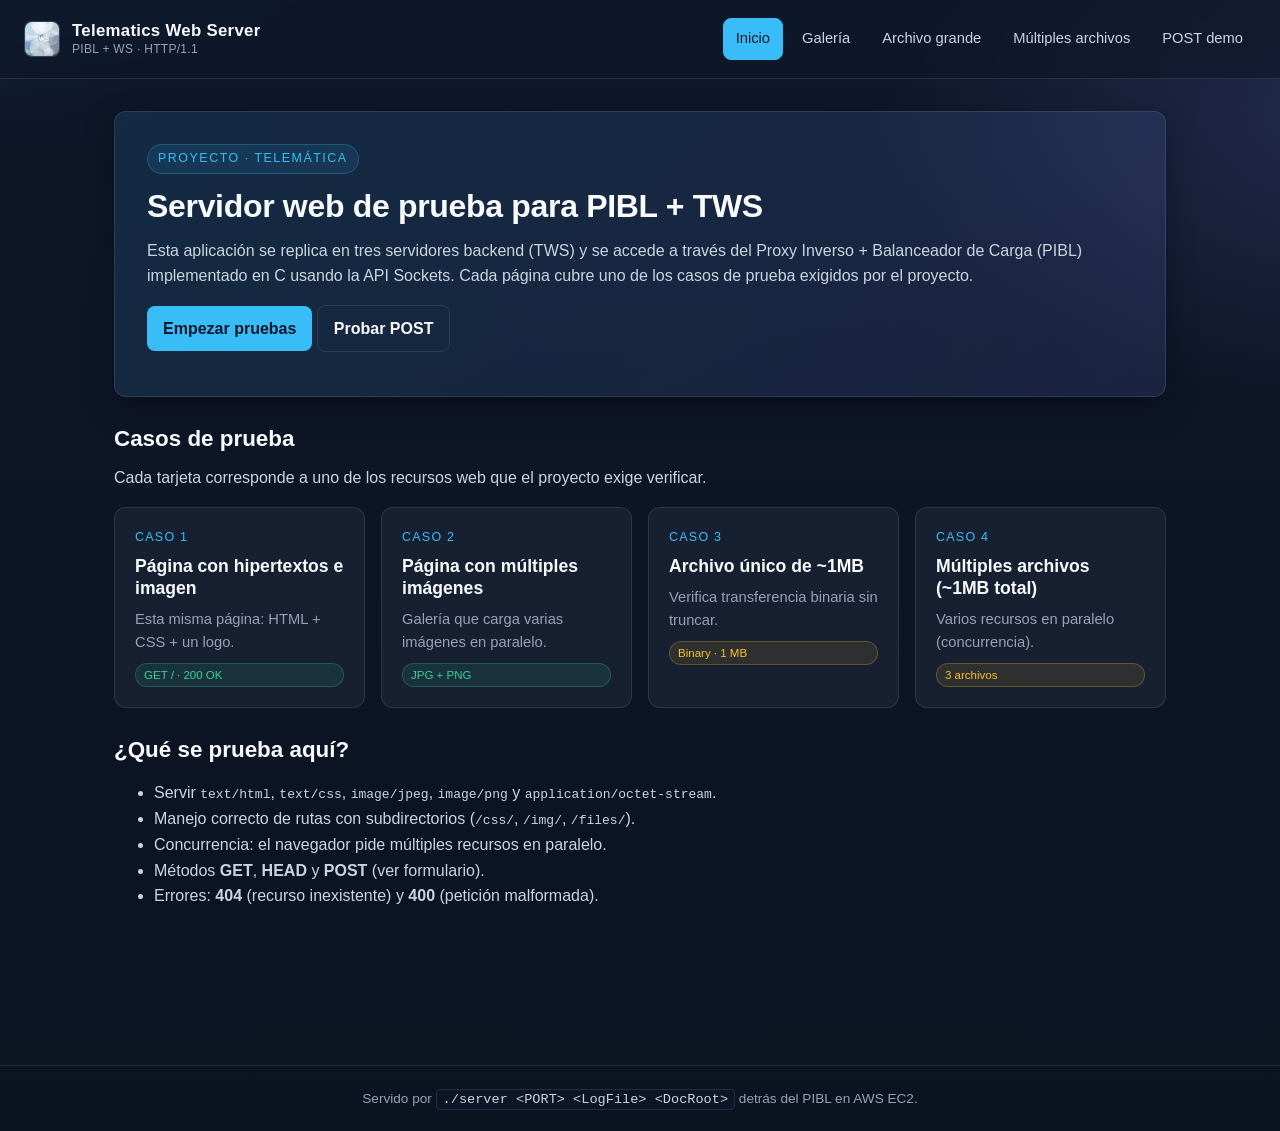
<file: webapp/index.html>
<!DOCTYPE html>
<html lang="es">
<head>
    <meta charset="UTF-8">
    <meta name="viewport" content="width=device-width, initial-scale=1.0">
    <title>TWS - Telematics Web Server</title>
    <link rel="stylesheet" href="css/style.css">
    <link rel="icon" type="image/png" href="img/logo.png">
</head>
<body>
    <header class="site-header">
        <a href="index.html" class="brand">
            <img src="img/logo.png" alt="Logo TWS">
            <span class="brand-title">
                Telematics Web Server
                <span class="brand-sub">PIBL + WS · HTTP/1.1</span>
            </span>
        </a>
        <nav class="top-nav">
            <a href="index.html" class="active">Inicio</a>
            <a href="gallery.html">Galería</a>
            <a href="bigfile.html">Archivo grande</a>
            <a href="multifiles.html">Múltiples archivos</a>
            <a href="form.html">POST demo</a>
        </nav>
    </header>

    <main class="container">
        <section class="hero">
            <span class="tag">Proyecto · Telemática</span>
            <h1>Servidor web de prueba para PIBL + TWS</h1>
            <p>
                Esta aplicación se replica en tres servidores backend (TWS) y se accede a través
                del Proxy Inverso + Balanceador de Carga (PIBL) implementado en C usando la API
                Sockets. Cada página cubre uno de los casos de prueba exigidos por el proyecto.
            </p>
            <p style="margin-top:16px;">
                <a href="gallery.html" class="btn">Empezar pruebas</a>
                <a href="form.html" class="btn secondary">Probar POST</a>
            </p>
        </section>

        <h2>Casos de prueba</h2>
        <p>Cada tarjeta corresponde a uno de los recursos web que el proyecto exige verificar.</p>

        <div class="card-grid">
            <a href="index.html" class="card">
                <span class="num">Caso 1</span>
                <h3>Página con hipertextos e imagen</h3>
                <span class="desc">Esta misma página: HTML + CSS + un logo.</span>
                <span class="badge ok">GET / · 200 OK</span>
            </a>
            <a href="gallery.html" class="card">
                <span class="num">Caso 2</span>
                <h3>Página con múltiples imágenes</h3>
                <span class="desc">Galería que carga varias imágenes en paralelo.</span>
                <span class="badge ok">JPG + PNG</span>
            </a>
            <a href="bigfile.html" class="card">
                <span class="num">Caso 3</span>
                <h3>Archivo único de ~1MB</h3>
                <span class="desc">Verifica transferencia binaria sin truncar.</span>
                <span class="badge warn">Binary · 1 MB</span>
            </a>
            <a href="multifiles.html" class="card">
                <span class="num">Caso 4</span>
                <h3>Múltiples archivos (~1MB total)</h3>
                <span class="desc">Varios recursos en paralelo (concurrencia).</span>
                <span class="badge warn">3 archivos</span>
            </a>
        </div>

        <h2>¿Qué se prueba aquí?</h2>
        <ul>
            <li>Servir <code>text/html</code>, <code>text/css</code>, <code>image/jpeg</code>, <code>image/png</code> y <code>application/octet-stream</code>.</li>
            <li>Manejo correcto de rutas con subdirectorios (<code>/css/</code>, <code>/img/</code>, <code>/files/</code>).</li>
            <li>Concurrencia: el navegador pide múltiples recursos en paralelo.</li>
            <li>Métodos <strong>GET</strong>, <strong>HEAD</strong> y <strong>POST</strong> (ver formulario).</li>
            <li>Errores: <strong>404</strong> (recurso inexistente) y <strong>400</strong> (petición malformada).</li>
        </ul>
    </main>

    <footer class="site-footer">
        Servido por <code>./server &lt;PORT&gt; &lt;LogFile&gt; &lt;DocRoot&gt;</code> detrás del PIBL en AWS EC2.
    </footer>
</body>
</html>
</file>
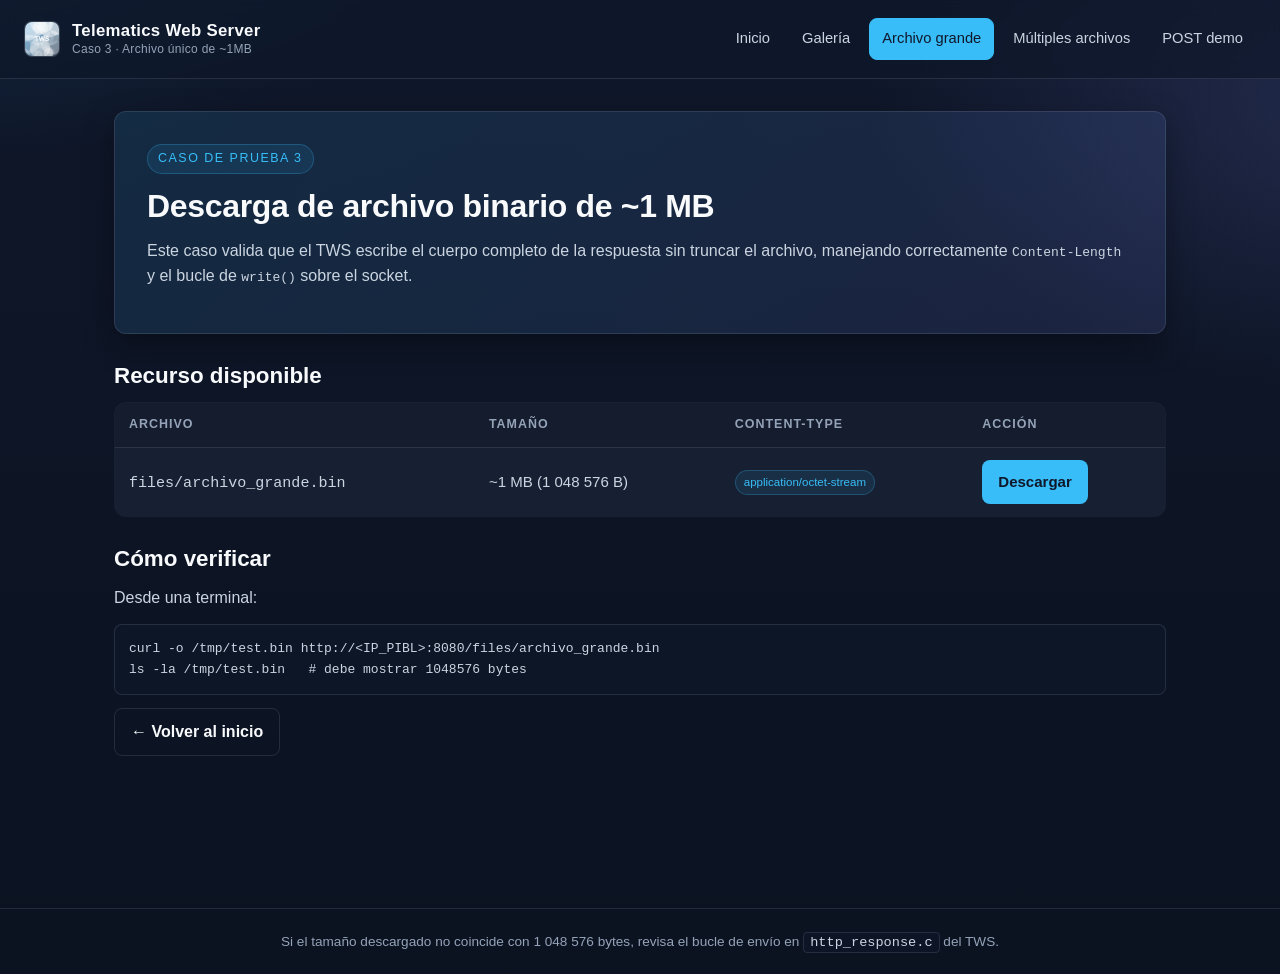
<file: webapp/bigfile.html>
<!DOCTYPE html>
<html lang="es">
<head>
    <meta charset="UTF-8">
    <meta name="viewport" content="width=device-width, initial-scale=1.0">
    <title>TWS - Archivo grande (Caso 3)</title>
    <link rel="stylesheet" href="css/style.css">
    <link rel="icon" type="image/png" href="img/logo.png">
</head>
<body>
    <header class="site-header">
        <a href="index.html" class="brand">
            <img src="img/logo.png" alt="Logo TWS">
            <span class="brand-title">
                Telematics Web Server
                <span class="brand-sub">Caso 3 · Archivo único de ~1MB</span>
            </span>
        </a>
        <nav class="top-nav">
            <a href="index.html">Inicio</a>
            <a href="gallery.html">Galería</a>
            <a href="bigfile.html" class="active">Archivo grande</a>
            <a href="multifiles.html">Múltiples archivos</a>
            <a href="form.html">POST demo</a>
        </nav>
    </header>

    <main class="container">
        <section class="hero">
            <span class="tag">Caso de prueba 3</span>
            <h1>Descarga de archivo binario de ~1 MB</h1>
            <p>
                Este caso valida que el TWS escribe el cuerpo completo de la respuesta sin
                truncar el archivo, manejando correctamente <code>Content-Length</code> y el
                bucle de <code>write()</code> sobre el socket.
            </p>
        </section>

        <h2>Recurso disponible</h2>
        <table class="files">
            <thead>
                <tr>
                    <th>Archivo</th>
                    <th>Tamaño</th>
                    <th>Content-Type</th>
                    <th>Acción</th>
                </tr>
            </thead>
            <tbody>
                <tr>
                    <td><code>files/archivo_grande.bin</code></td>
                    <td>~1 MB (1 048 576 B)</td>
                    <td><span class="badge">application/octet-stream</span></td>
                    <td><a href="files/archivo_grande.bin" class="btn" download>Descargar</a></td>
                </tr>
            </tbody>
        </table>

        <h2>Cómo verificar</h2>
        <p>Desde una terminal:</p>
        <pre style="background:rgba(15,23,42,0.7); border:1px solid var(--border); border-radius:8px; padding:14px; overflow:auto;"><code>curl -o /tmp/test.bin http://&lt;IP_PIBL&gt;:8080/files/archivo_grande.bin
ls -la /tmp/test.bin   # debe mostrar 1048576 bytes</code></pre>

        <p>
            <a href="index.html" class="btn secondary">← Volver al inicio</a>
        </p>
    </main>

    <footer class="site-footer">
        Si el tamaño descargado no coincide con 1 048 576 bytes, revisa el bucle de envío
        en <code>http_response.c</code> del TWS.
    </footer>
</body>
</html>
</file>
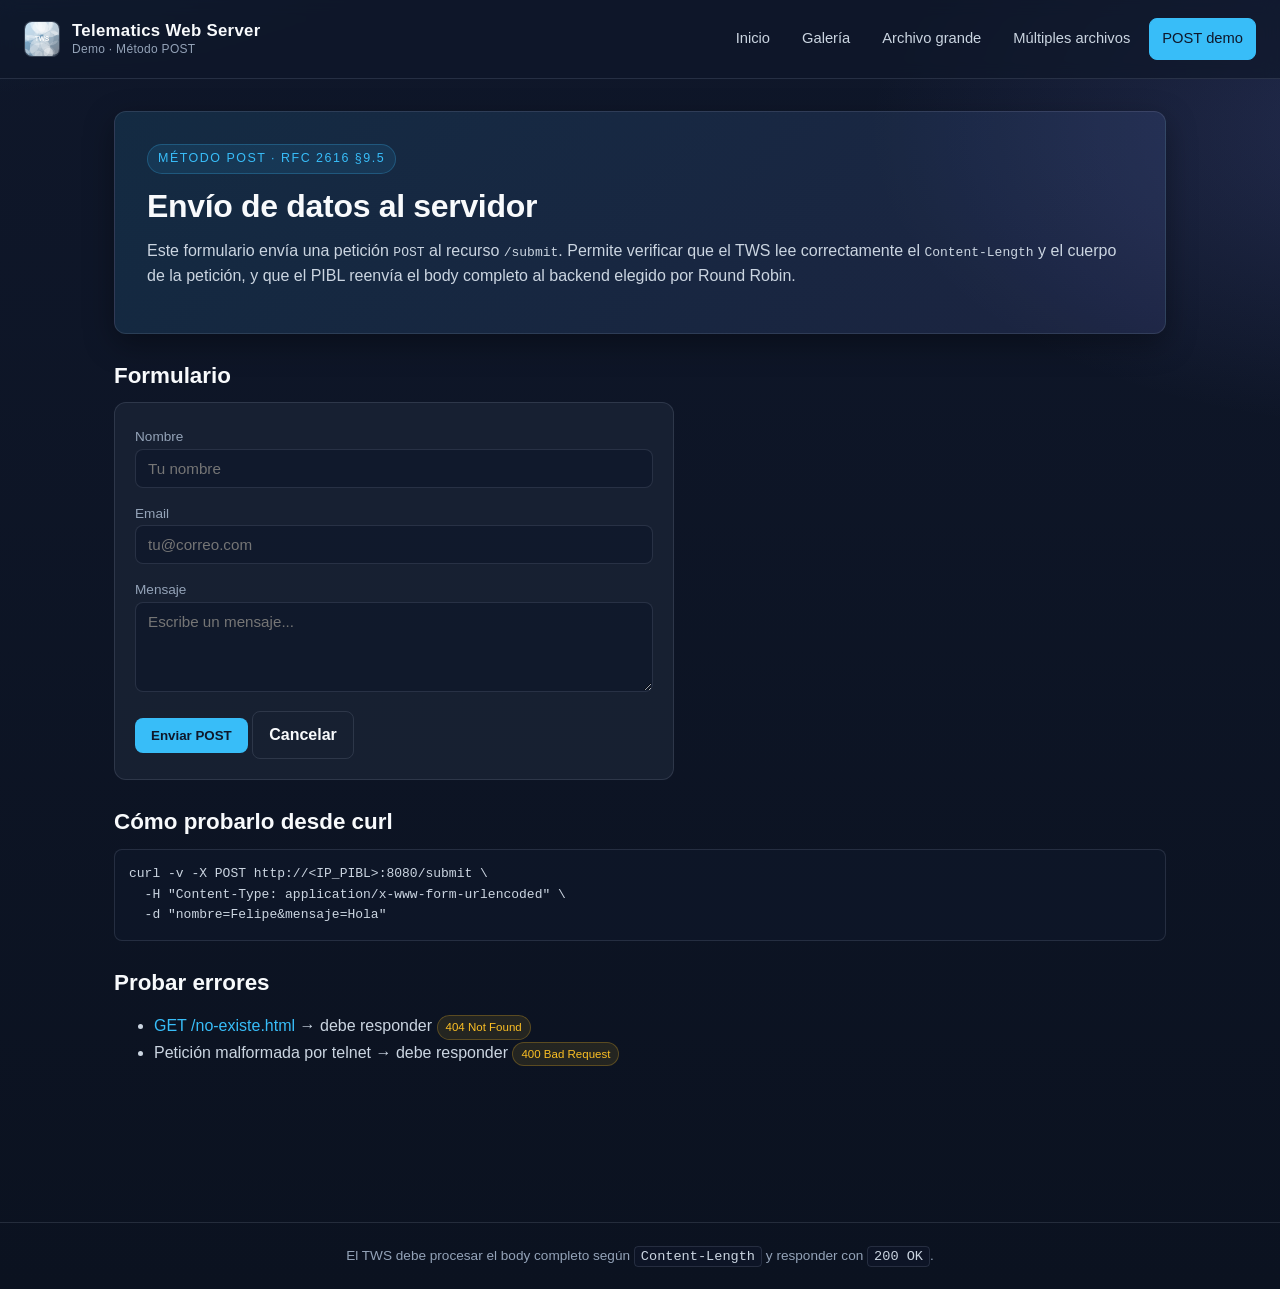
<file: webapp/form.html>
<!DOCTYPE html>
<html lang="es">
<head>
    <meta charset="UTF-8">
    <meta name="viewport" content="width=device-width, initial-scale=1.0">
    <title>TWS - Demo POST</title>
    <link rel="stylesheet" href="css/style.css">
    <link rel="icon" type="image/png" href="img/logo.png">
</head>
<body>
    <header class="site-header">
        <a href="index.html" class="brand">
            <img src="img/logo.png" alt="Logo TWS">
            <span class="brand-title">
                Telematics Web Server
                <span class="brand-sub">Demo · Método POST</span>
            </span>
        </a>
        <nav class="top-nav">
            <a href="index.html">Inicio</a>
            <a href="gallery.html">Galería</a>
            <a href="bigfile.html">Archivo grande</a>
            <a href="multifiles.html">Múltiples archivos</a>
            <a href="form.html" class="active">POST demo</a>
        </nav>
    </header>

    <main class="container">
        <section class="hero">
            <span class="tag">Método POST · RFC 2616 §9.5</span>
            <h1>Envío de datos al servidor</h1>
            <p>
                Este formulario envía una petición <code>POST</code> al recurso
                <code>/submit</code>. Permite verificar que el TWS lee correctamente el
                <code>Content-Length</code> y el cuerpo de la petición, y que el PIBL
                reenvía el body completo al backend elegido por Round Robin.
            </p>
        </section>

        <h2>Formulario</h2>
        <form class="demo" action="/submit" method="POST">
            <div>
                <label for="nombre">Nombre</label>
                <input id="nombre" name="nombre" type="text" required placeholder="Tu nombre">
            </div>
            <div>
                <label for="email">Email</label>
                <input id="email" name="email" type="email" placeholder="tu@correo.com">
            </div>
            <div>
                <label for="mensaje">Mensaje</label>
                <textarea id="mensaje" name="mensaje" rows="4" required placeholder="Escribe un mensaje..."></textarea>
            </div>
            <div>
                <button type="submit" class="btn">Enviar POST</button>
                <a href="index.html" class="btn secondary">Cancelar</a>
            </div>
        </form>

        <h2>Cómo probarlo desde curl</h2>
        <pre style="background:rgba(15,23,42,0.7); border:1px solid var(--border); border-radius:8px; padding:14px; overflow:auto;"><code>curl -v -X POST http://&lt;IP_PIBL&gt;:8080/submit \
  -H "Content-Type: application/x-www-form-urlencoded" \
  -d "nombre=Felipe&amp;mensaje=Hola"</code></pre>

        <h2>Probar errores</h2>
        <ul>
            <li><a href="/no-existe.html">GET /no-existe.html</a> → debe responder <span class="badge warn">404 Not Found</span></li>
            <li>Petición malformada por telnet → debe responder <span class="badge warn">400 Bad Request</span></li>
        </ul>
    </main>

    <footer class="site-footer">
        El TWS debe procesar el body completo según <code>Content-Length</code>
        y responder con <code>200 OK</code>.
    </footer>
</body>
</html>
</file>
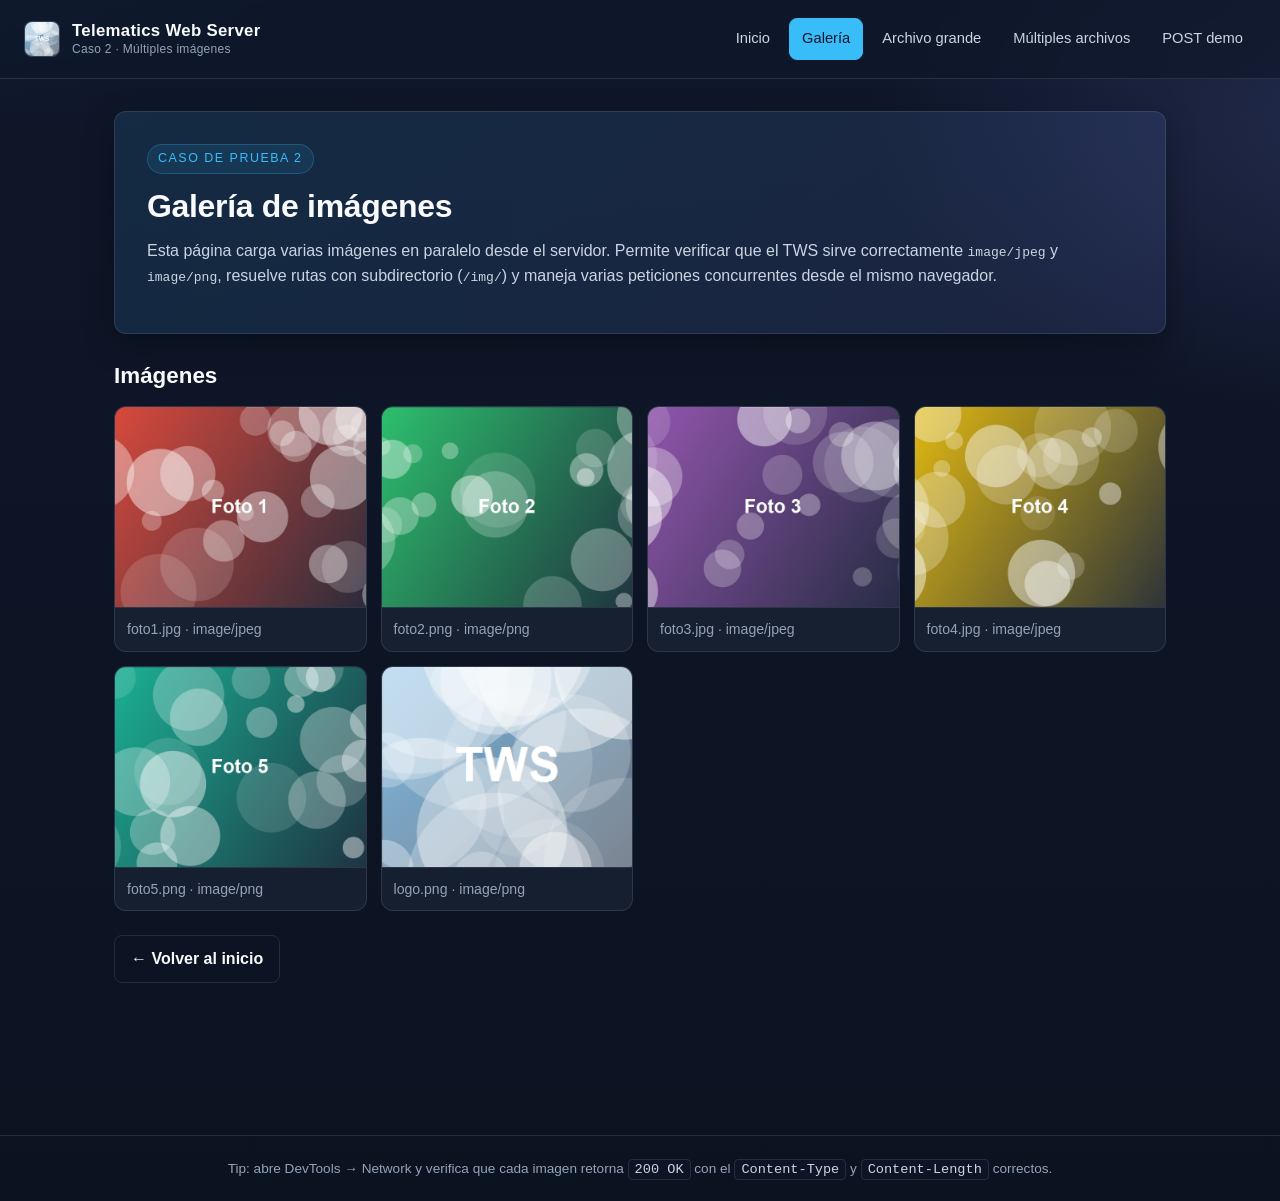
<file: webapp/gallery.html>
<!DOCTYPE html>
<html lang="es">
<head>
    <meta charset="UTF-8">
    <meta name="viewport" content="width=device-width, initial-scale=1.0">
    <title>TWS - Galería (Caso 2)</title>
    <link rel="stylesheet" href="css/style.css">
    <link rel="icon" type="image/png" href="img/logo.png">
</head>
<body>
    <header class="site-header">
        <a href="index.html" class="brand">
            <img src="img/logo.png" alt="Logo TWS">
            <span class="brand-title">
                Telematics Web Server
                <span class="brand-sub">Caso 2 · Múltiples imágenes</span>
            </span>
        </a>
        <nav class="top-nav">
            <a href="index.html">Inicio</a>
            <a href="gallery.html" class="active">Galería</a>
            <a href="bigfile.html">Archivo grande</a>
            <a href="multifiles.html">Múltiples archivos</a>
            <a href="form.html">POST demo</a>
        </nav>
    </header>

    <main class="container">
        <section class="hero">
            <span class="tag">Caso de prueba 2</span>
            <h1>Galería de imágenes</h1>
            <p>
                Esta página carga varias imágenes en paralelo desde el servidor. Permite verificar
                que el TWS sirve correctamente <code>image/jpeg</code> y <code>image/png</code>,
                resuelve rutas con subdirectorio (<code>/img/</code>) y maneja varias peticiones
                concurrentes desde el mismo navegador.
            </p>
        </section>

        <h2>Imágenes</h2>
        <div class="gallery">
            <figure>
                <img src="img/foto1.jpg" alt="Foto 1">
                <figcaption>foto1.jpg · image/jpeg</figcaption>
            </figure>
            <figure>
                <img src="img/foto2.png" alt="Foto 2">
                <figcaption>foto2.png · image/png</figcaption>
            </figure>
            <figure>
                <img src="img/foto3.jpg" alt="Foto 3">
                <figcaption>foto3.jpg · image/jpeg</figcaption>
            </figure>
            <figure>
                <img src="img/foto4.jpg" alt="Foto 4">
                <figcaption>foto4.jpg · image/jpeg</figcaption>
            </figure>
            <figure>
                <img src="img/foto5.png" alt="Foto 5">
                <figcaption>foto5.png · image/png</figcaption>
            </figure>
            <figure>
                <img src="img/logo.png" alt="Logo">
                <figcaption>logo.png · image/png</figcaption>
            </figure>
        </div>

        <p>
            <a href="index.html" class="btn secondary">← Volver al inicio</a>
        </p>
    </main>

    <footer class="site-footer">
        Tip: abre DevTools → Network y verifica que cada imagen retorna <code>200 OK</code>
        con el <code>Content-Type</code> y <code>Content-Length</code> correctos.
    </footer>
</body>
</html>
</file>
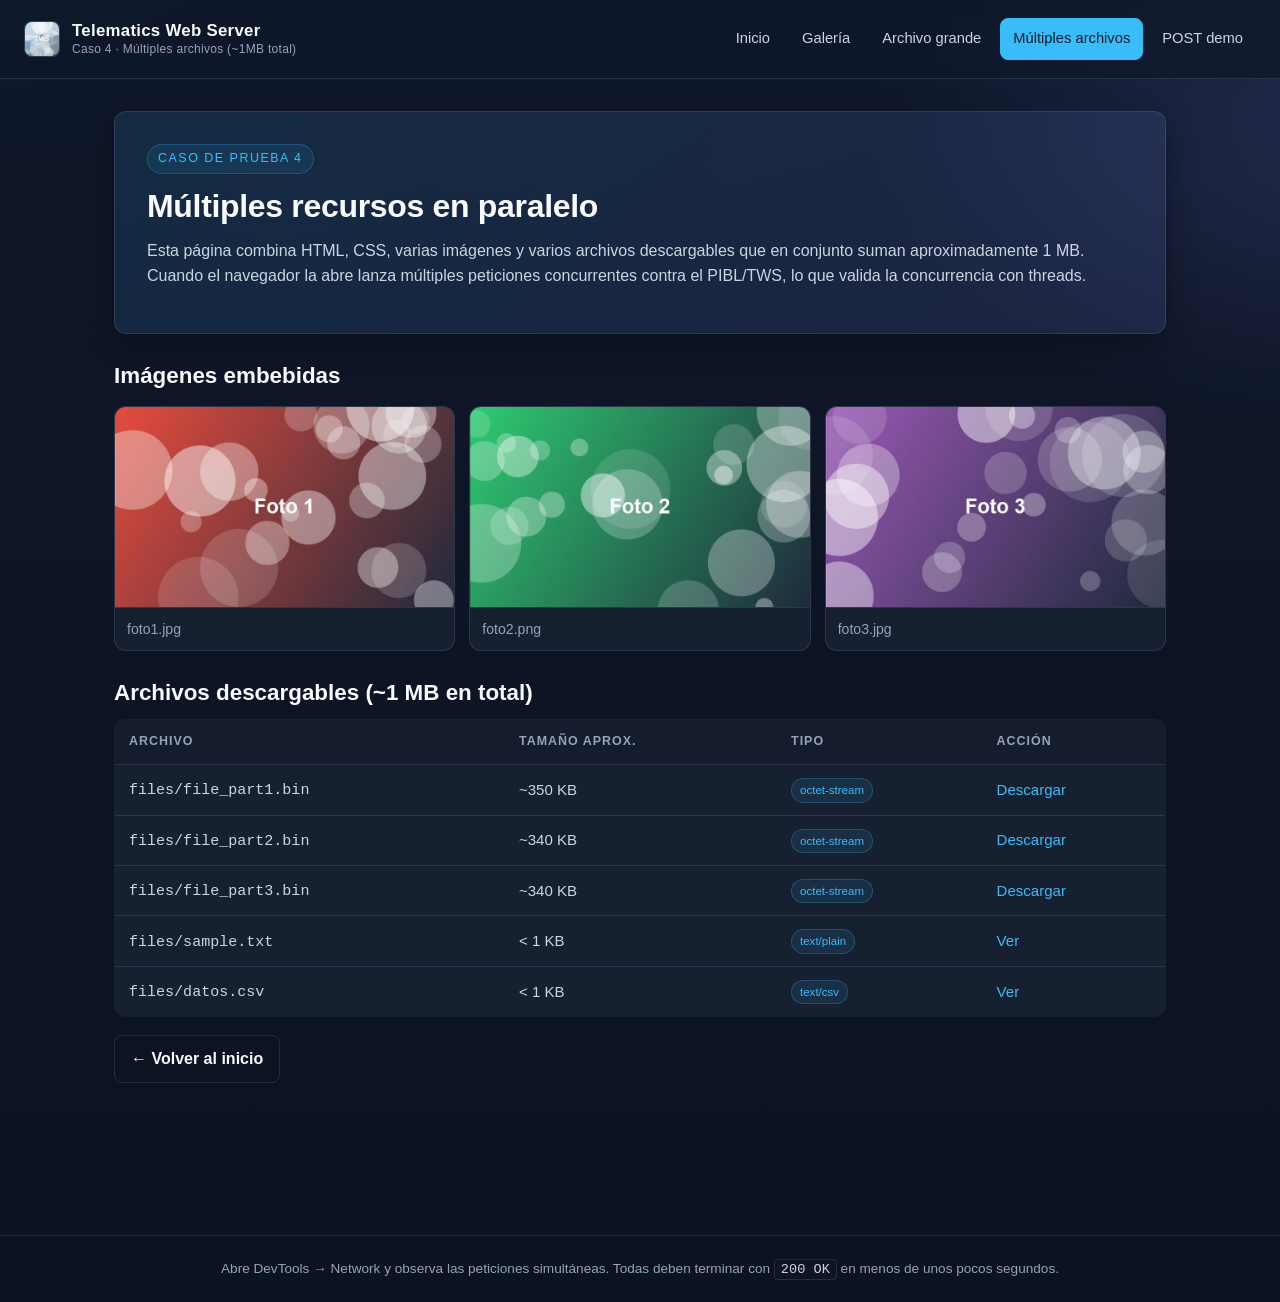
<file: webapp/multifiles.html>
<!DOCTYPE html>
<html lang="es">
<head>
    <meta charset="UTF-8">
    <meta name="viewport" content="width=device-width, initial-scale=1.0">
    <title>TWS - Múltiples archivos (Caso 4)</title>
    <link rel="stylesheet" href="css/style.css">
    <link rel="icon" type="image/png" href="img/logo.png">
</head>
<body>
    <header class="site-header">
        <a href="index.html" class="brand">
            <img src="img/logo.png" alt="Logo TWS">
            <span class="brand-title">
                Telematics Web Server
                <span class="brand-sub">Caso 4 · Múltiples archivos (~1MB total)</span>
            </span>
        </a>
        <nav class="top-nav">
            <a href="index.html">Inicio</a>
            <a href="gallery.html">Galería</a>
            <a href="bigfile.html">Archivo grande</a>
            <a href="multifiles.html" class="active">Múltiples archivos</a>
            <a href="form.html">POST demo</a>
        </nav>
    </header>

    <main class="container">
        <section class="hero">
            <span class="tag">Caso de prueba 4</span>
            <h1>Múltiples recursos en paralelo</h1>
            <p>
                Esta página combina HTML, CSS, varias imágenes y varios archivos descargables
                que en conjunto suman aproximadamente 1 MB. Cuando el navegador la abre lanza
                múltiples peticiones concurrentes contra el PIBL/TWS, lo que valida la
                concurrencia con threads.
            </p>
        </section>

        <h2>Imágenes embebidas</h2>
        <div class="gallery">
            <figure>
                <img src="img/foto1.jpg" alt="Foto 1">
                <figcaption>foto1.jpg</figcaption>
            </figure>
            <figure>
                <img src="img/foto2.png" alt="Foto 2">
                <figcaption>foto2.png</figcaption>
            </figure>
            <figure>
                <img src="img/foto3.jpg" alt="Foto 3">
                <figcaption>foto3.jpg</figcaption>
            </figure>
        </div>

        <h2>Archivos descargables (~1 MB en total)</h2>
        <table class="files">
            <thead>
                <tr>
                    <th>Archivo</th>
                    <th>Tamaño aprox.</th>
                    <th>Tipo</th>
                    <th>Acción</th>
                </tr>
            </thead>
            <tbody>
                <tr>
                    <td><code>files/file_part1.bin</code></td>
                    <td>~350 KB</td>
                    <td><span class="badge">octet-stream</span></td>
                    <td><a href="files/file_part1.bin" download>Descargar</a></td>
                </tr>
                <tr>
                    <td><code>files/file_part2.bin</code></td>
                    <td>~340 KB</td>
                    <td><span class="badge">octet-stream</span></td>
                    <td><a href="files/file_part2.bin" download>Descargar</a></td>
                </tr>
                <tr>
                    <td><code>files/file_part3.bin</code></td>
                    <td>~340 KB</td>
                    <td><span class="badge">octet-stream</span></td>
                    <td><a href="files/file_part3.bin" download>Descargar</a></td>
                </tr>
                <tr>
                    <td><code>files/sample.txt</code></td>
                    <td>&lt; 1 KB</td>
                    <td><span class="badge">text/plain</span></td>
                    <td><a href="files/sample.txt">Ver</a></td>
                </tr>
                <tr>
                    <td><code>files/datos.csv</code></td>
                    <td>&lt; 1 KB</td>
                    <td><span class="badge">text/csv</span></td>
                    <td><a href="files/datos.csv">Ver</a></td>
                </tr>
            </tbody>
        </table>

        <p style="margin-top:18px;">
            <a href="index.html" class="btn secondary">← Volver al inicio</a>
        </p>
    </main>

    <footer class="site-footer">
        Abre DevTools → Network y observa las peticiones simultáneas. Todas deben terminar
        con <code>200 OK</code> en menos de unos pocos segundos.
    </footer>
</body>
</html>
</file>
<file: webapp/css/style.css>
/*
 * webapp/css/style.css
 * Hoja de estilos para las páginas servidas por el TWS.
 * Verifica MIME text/css, rutas con subdirectorio y caching del PIBL.
 */

:root {
    --bg-0: #0f172a;
    --bg-1: #1e293b;
    --bg-2: #334155;
    --fg-0: #f8fafc;
    --fg-1: #cbd5e1;
    --fg-2: #94a3b8;
    --accent: #38bdf8;
    --accent-2: #818cf8;
    --success: #34d399;
    --warning: #fbbf24;
    --danger: #f87171;
    --border: rgba(148, 163, 184, 0.18);
    --card: rgba(30, 41, 59, 0.6);
    --shadow: 0 10px 30px rgba(0, 0, 0, 0.35);
    --radius: 12px;
}

* {
    box-sizing: border-box;
}

html, body {
    margin: 0;
    padding: 0;
    min-height: 100%;
}

body {
    font-family: -apple-system, BlinkMacSystemFont, "Segoe UI", Roboto, "Helvetica Neue", Arial, sans-serif;
    color: var(--fg-1);
    background:
        radial-gradient(1200px 600px at -10% -20%, rgba(56, 189, 248, 0.18), transparent 60%),
        radial-gradient(900px 500px at 110% 10%, rgba(129, 140, 248, 0.18), transparent 60%),
        linear-gradient(180deg, var(--bg-0), #0b1220);
    line-height: 1.6;
    min-height: 100vh;
}

.container {
    max-width: 1100px;
    margin: 0 auto;
    padding: 32px 24px 80px;
}

header.site-header {
    display: flex;
    align-items: center;
    justify-content: space-between;
    gap: 16px;
    padding: 18px 24px;
    border-bottom: 1px solid var(--border);
    background: rgba(15, 23, 42, 0.7);
    backdrop-filter: blur(8px);
    position: sticky;
    top: 0;
    z-index: 10;
}

.brand {
    display: flex;
    align-items: center;
    gap: 12px;
    color: var(--fg-0);
    text-decoration: none;
    font-weight: 700;
    letter-spacing: 0.3px;
}

.brand img {
    width: 36px;
    height: 36px;
    border-radius: 8px;
    background: var(--bg-1);
    padding: 0;
    border: 1px solid var(--border);
}

.brand .brand-title {
    font-size: 1.05rem;
    line-height: 1.2;
}

.brand .brand-sub {
    display: block;
    font-size: 0.75rem;
    color: var(--fg-2);
    font-weight: 400;
}

nav.top-nav {
    display: flex;
    gap: 6px;
    flex-wrap: wrap;
}

nav.top-nav a {
    padding: 8px 12px;
    border-radius: 8px;
    color: var(--fg-1);
    text-decoration: none;
    font-size: 0.92rem;
    border: 1px solid transparent;
    transition: background 0.15s ease, border-color 0.15s ease, color 0.15s ease;
}

nav.top-nav a:hover {
    color: var(--fg-0);
    background: rgba(56, 189, 248, 0.08);
    border-color: var(--border);
}

nav.top-nav a.active {
    color: var(--bg-0);
    background: var(--accent);
    border-color: var(--accent);
}

h1, h2, h3 {
    color: var(--fg-0);
    margin: 0 0 12px;
    line-height: 1.25;
}

h1 {
    font-size: 2rem;
    letter-spacing: -0.01em;
}

h2 {
    font-size: 1.4rem;
    margin-top: 28px;
}

p {
    margin: 0 0 12px;
    color: var(--fg-1);
}

a {
    color: var(--accent);
    text-decoration: none;
}

a:hover {
    text-decoration: underline;
}

.hero {
    background: linear-gradient(135deg, rgba(56, 189, 248, 0.12), rgba(129, 140, 248, 0.12));
    border: 1px solid var(--border);
    border-radius: var(--radius);
    padding: 32px;
    margin-bottom: 28px;
    box-shadow: var(--shadow);
}

.hero .tag {
    display: inline-block;
    font-size: 0.78rem;
    text-transform: uppercase;
    letter-spacing: 0.12em;
    color: var(--accent);
    background: rgba(56, 189, 248, 0.1);
    padding: 4px 10px;
    border-radius: 999px;
    border: 1px solid rgba(56, 189, 248, 0.25);
    margin-bottom: 12px;
}

.card-grid {
    display: grid;
    grid-template-columns: repeat(auto-fit, minmax(240px, 1fr));
    gap: 16px;
    margin-top: 16px;
}

.card {
    background: var(--card);
    border: 1px solid var(--border);
    border-radius: var(--radius);
    padding: 20px;
    transition: transform 0.15s ease, border-color 0.15s ease, box-shadow 0.15s ease;
    text-decoration: none;
    color: inherit;
    display: flex;
    flex-direction: column;
    gap: 8px;
}

.card:hover {
    transform: translateY(-2px);
    border-color: rgba(56, 189, 248, 0.4);
    box-shadow: var(--shadow);
    text-decoration: none;
}

.card .num {
    font-size: 0.78rem;
    color: var(--accent);
    letter-spacing: 0.1em;
    text-transform: uppercase;
}

.card h3 {
    margin: 0;
    color: var(--fg-0);
    font-size: 1.1rem;
}

.card .desc {
    color: var(--fg-2);
    font-size: 0.92rem;
}

.gallery {
    display: grid;
    grid-template-columns: repeat(auto-fit, minmax(240px, 1fr));
    gap: 14px;
    margin: 16px 0 24px;
}

.gallery figure {
    margin: 0;
    background: var(--card);
    border: 1px solid var(--border);
    border-radius: var(--radius);
    overflow: hidden;
}

.gallery img {
    display: block;
    width: 100%;
    height: 200px;
    object-fit: cover;
    border: 0;
    border-radius: 0;
    margin: 0;
    padding: 0;
}

.gallery figcaption {
    padding: 10px 12px;
    color: var(--fg-2);
    font-size: 0.88rem;
    border-top: 1px solid var(--border);
}

.btn {
    display: inline-flex;
    align-items: center;
    gap: 8px;
    padding: 10px 16px;
    background: var(--accent);
    color: var(--bg-0);
    border-radius: 8px;
    font-weight: 600;
    border: 0;
    cursor: pointer;
    text-decoration: none;
    transition: background 0.15s ease, transform 0.15s ease;
}

.btn:hover {
    background: #0ea5e9;
    text-decoration: none;
    transform: translateY(-1px);
}

.btn.secondary {
    background: transparent;
    color: var(--fg-0);
    border: 1px solid var(--border);
}

.btn.secondary:hover {
    background: rgba(148, 163, 184, 0.08);
}

table.files {
    width: 100%;
    border-collapse: collapse;
    background: var(--card);
    border: 1px solid var(--border);
    border-radius: var(--radius);
    overflow: hidden;
}

table.files th, table.files td {
    text-align: left;
    padding: 12px 14px;
    border-bottom: 1px solid var(--border);
    font-size: 0.94rem;
}

table.files thead th {
    color: var(--fg-2);
    font-weight: 600;
    font-size: 0.78rem;
    text-transform: uppercase;
    letter-spacing: 0.08em;
    background: rgba(15, 23, 42, 0.4);
}

table.files tr:last-child td {
    border-bottom: 0;
}

.badge {
    display: inline-block;
    font-size: 0.72rem;
    padding: 2px 8px;
    border-radius: 999px;
    background: rgba(56, 189, 248, 0.1);
    color: var(--accent);
    border: 1px solid rgba(56, 189, 248, 0.25);
}

.badge.warn {
    background: rgba(251, 191, 36, 0.1);
    color: var(--warning);
    border-color: rgba(251, 191, 36, 0.25);
}

.badge.ok {
    background: rgba(52, 211, 153, 0.1);
    color: var(--success);
    border-color: rgba(52, 211, 153, 0.25);
}

form.demo {
    display: grid;
    gap: 12px;
    background: var(--card);
    border: 1px solid var(--border);
    border-radius: var(--radius);
    padding: 20px;
    max-width: 560px;
}

form.demo label {
    font-size: 0.85rem;
    color: var(--fg-2);
}

form.demo input,
form.demo textarea {
    width: 100%;
    padding: 10px 12px;
    background: rgba(15, 23, 42, 0.7);
    color: var(--fg-0);
    border: 1px solid var(--border);
    border-radius: 8px;
    font-family: inherit;
    font-size: 0.95rem;
}

form.demo input:focus,
form.demo textarea:focus {
    outline: 2px solid var(--accent);
    border-color: var(--accent);
}

footer.site-footer {
    margin-top: 60px;
    padding: 22px 24px;
    border-top: 1px solid var(--border);
    color: var(--fg-2);
    font-size: 0.85rem;
    text-align: center;
}

footer.site-footer code {
    color: var(--fg-1);
    background: rgba(15, 23, 42, 0.6);
    padding: 2px 6px;
    border-radius: 4px;
    border: 1px solid var(--border);
}

@media (max-width: 640px) {
    h1 { font-size: 1.6rem; }
    .hero { padding: 22px; }
    nav.top-nav a { padding: 6px 10px; font-size: 0.86rem; }
    .gallery img { height: 160px; }
}
</file>
